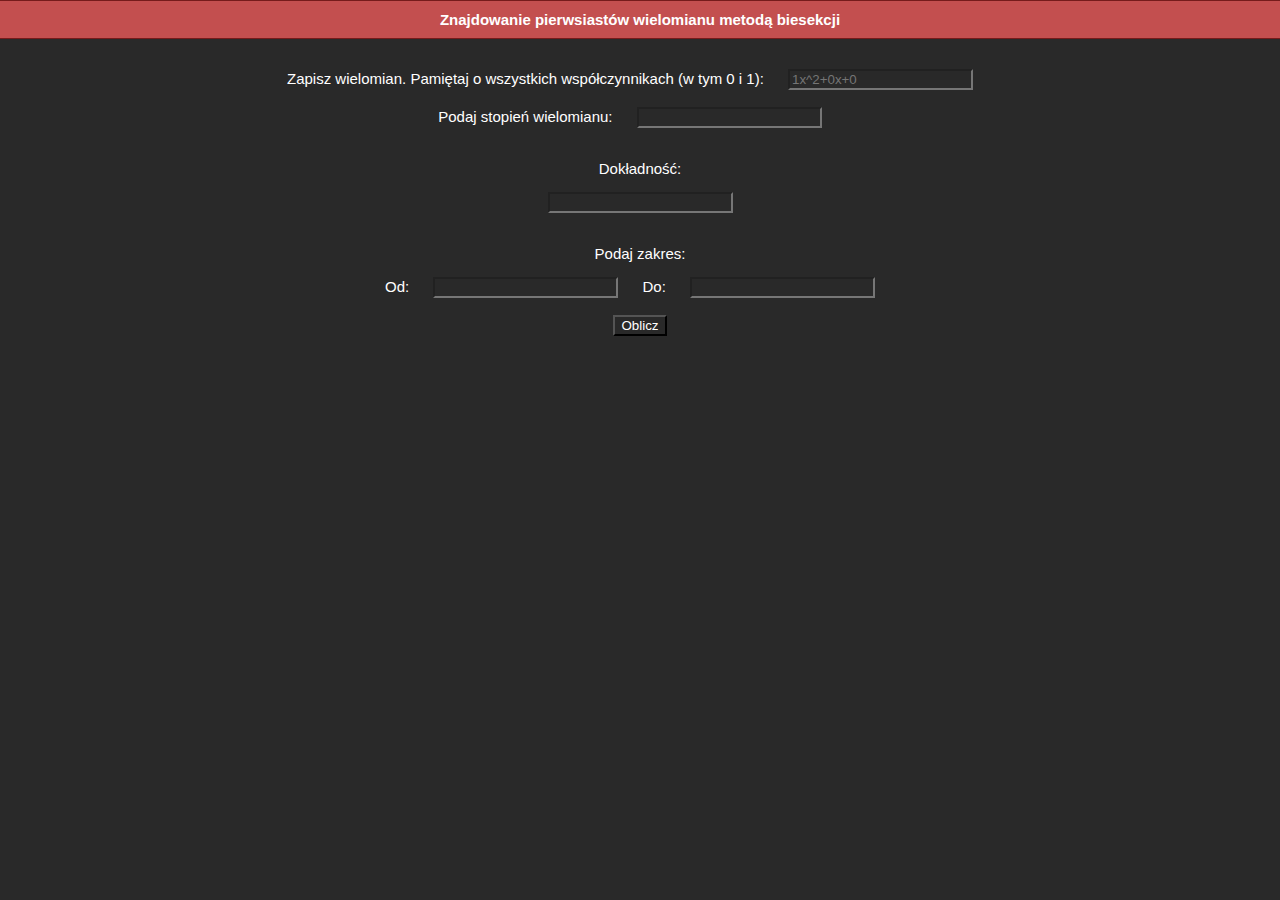
<file: index.html>
<!DOCTYPE html>
<html lang="pl">
<head>
    <meta charset="UTF-8">
    <title>Metoda bisekcji</title>
    <link rel="stylesheet" href="style.css">
    <script src="script.js"></script>
</head>
<body>
<nav>
    Znajdowanie pierwsiastów wielomianu metodą biesekcji
</nav>
<div id="container">
    <label>
        Zapisz wielomian. Pamiętaj o wszystkich współczynnikach (w tym 0 i 1):
        <input type="text" id="value" placeholder="1x^2+0x+0">
    </label> <br><br>
    <label>
        Podaj stopień wielomianu:
        <input type="number" id = "stopien">
    </label> <br><br>
    <label>
        <p>Dokładność:</p>
        <input type="number" id="st">
    </label><br><br>
    <p>Podaj zakres:</p>
    <label>
        Od:
        <input type="number" id="z">
    </label>
    <label>
        Do:
        <input type="number" id="do">
    </label><br><br>
    <input type="button" onclick="result()" value="Oblicz">
    <div id="result"></div>
</div>
</body>
</html>
</file>
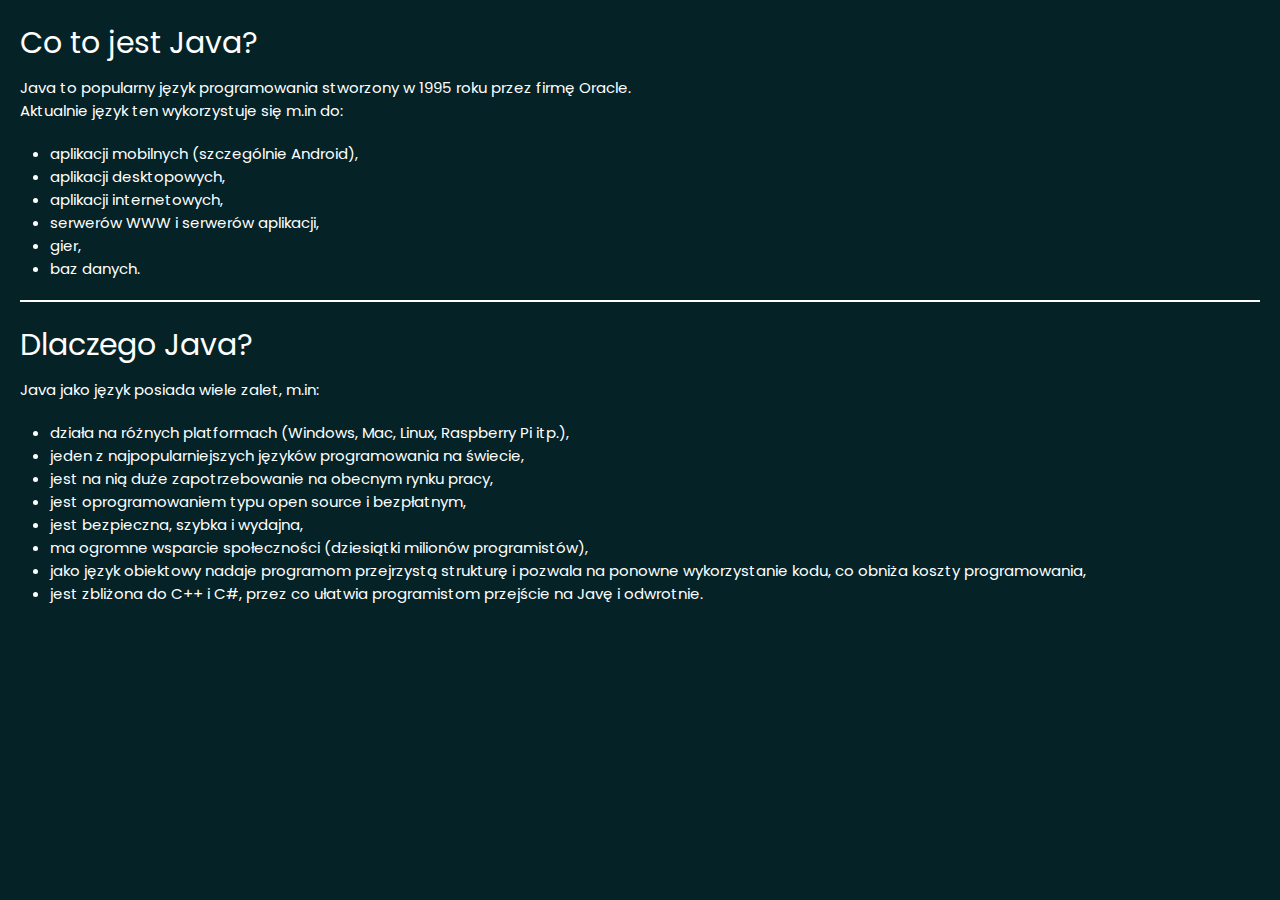
<file: pages/1.html>
<!DOCTYPE html>
<html lang="pl">
<head>
    <meta charset="UTF-8">
    <title>Wstęp</title>
    <link rel="stylesheet" href="../styles/page-style.css"/>
    <link rel="stylesheet" href="../styles/snippet.css"/>
    <script src="../scripts/snippet.js"></script>
</head>
<body>
<h1>Co to jest Java?</h1>
<p>
    Java to popularny język programowania stworzony w 1995 roku przez firmę Oracle.<br>
    Aktualnie język ten wykorzystuje się m.in do:
</p>
<ul>
    <li>aplikacji mobilnych (szczególnie Android),</li>
    <li>aplikacji desktopowych,</li>
    <li>aplikacji internetowych,</li>
    <li>serwerów WWW i serwerów aplikacji,</li>
    <li>gier,</li>
    <li>baz danych.</li>
</ul>
<hr>
<h1>Dlaczego Java?</h1>
<p>Java jako język posiada wiele zalet, m.in:</p>
<ul>
    <li>działa na różnych platformach (Windows, Mac, Linux, Raspberry Pi itp.),</li>
    <li>jeden z najpopularniejszych języków programowania na świecie,</li>
    <li>jest na nią duże zapotrzebowanie na obecnym rynku pracy,</li>
    <li>jest oprogramowaniem typu open source i bezpłatnym,</li>
    <li>jest bezpieczna, szybka i wydajna,</li>
    <li>ma ogromne wsparcie społeczności (dziesiątki milionów programistów),</li>
    <li>jako język obiektowy nadaje programom przejrzystą strukturę i pozwala na ponowne wykorzystanie kodu, co obniża
        koszty programowania,
    </li>
    <li>jest zbliżona do C++ i C#, przez co ułatwia programistom przejście na Javę i odwrotnie.</li>
</ul>
</body>
</html>
</file>
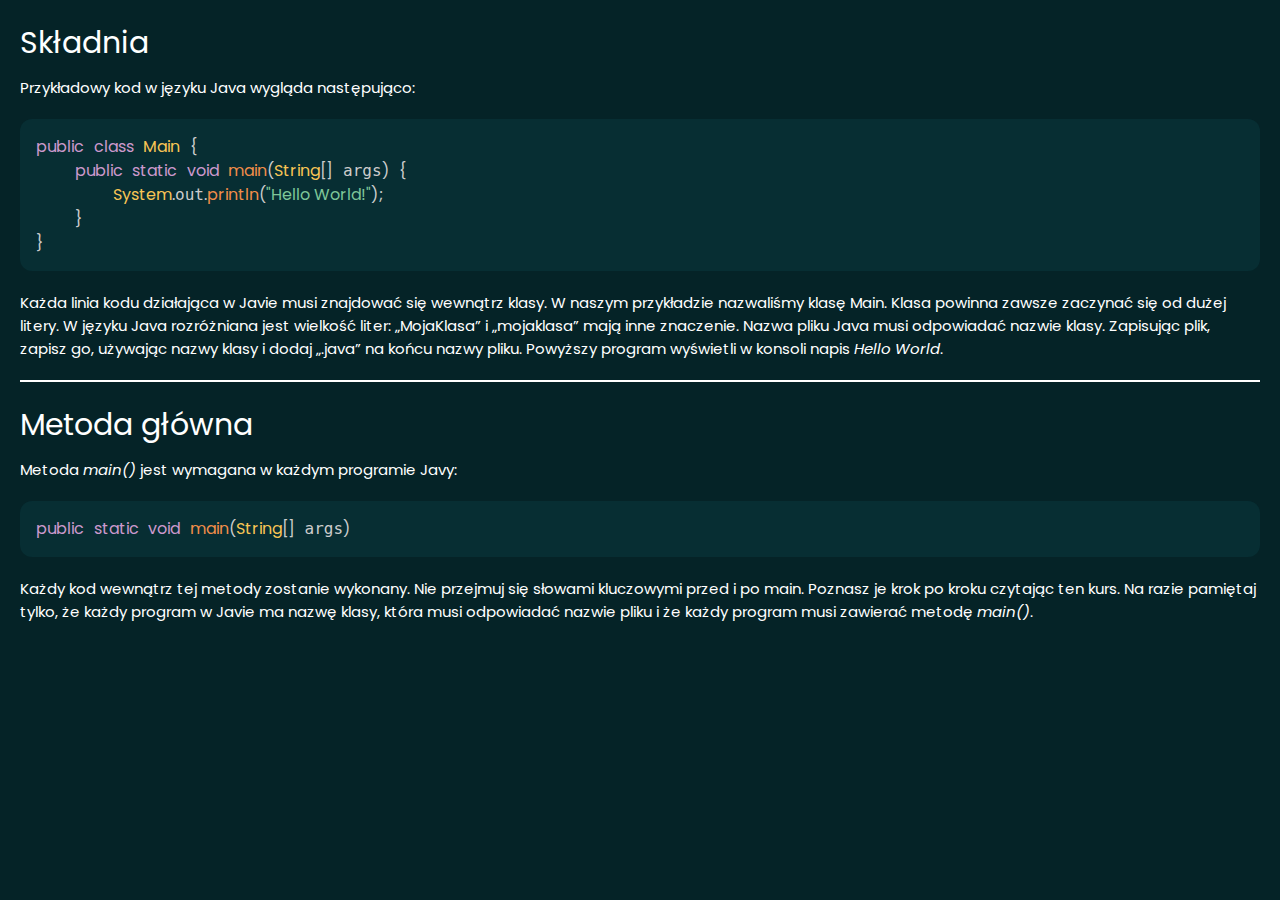
<file: pages/2.html>
<!DOCTYPE html>
<html lang="pl">
<head>
    <meta charset="UTF-8">
    <title>Składnia</title>
    <link rel="stylesheet" href="../styles/page-style.css"/>
    <link rel="stylesheet" href="../styles/snippet.css"/>
    <script src="../scripts/snippet.js"></script>
</head>
<body>
<h1>Składnia</h1>
<p>Przykładowy kod w języku Java wygląda następująco:</p>
<pre><code class="language-java">public class Main {
    public static void main(String[] args) {
        System.out.println("Hello World!");
    }
}</code></pre>
<p>
    Każda linia kodu działająca w Javie musi znajdować się wewnątrz klasy. W naszym przykładzie nazwaliśmy klasę Main.
    Klasa powinna zawsze zaczynać się od dużej litery. W języku Java rozróżniana jest wielkość liter: „MojaKlasa” i
    „mojaklasa” mają inne znaczenie. Nazwa pliku Java musi odpowiadać nazwie klasy. Zapisując plik, zapisz go, używając
    nazwy klasy i dodaj „.java” na końcu nazwy pliku. Powyższy program wyświetli w konsoli napis <i>Hello World</i>.
</p>
<hr>
<h1>Metoda główna</h1>
<p>Metoda <i>main()</i> jest wymagana w każdym programie Javy:</p>
<pre><code class="language-java">public static void main(String[] args)</code></pre>
<p>
    Każdy kod wewnątrz tej metody zostanie wykonany. Nie przejmuj się słowami kluczowymi przed i po main. Poznasz je
    krok po kroku czytając ten kurs. Na razie pamiętaj tylko, że każdy program w Javie ma nazwę klasy, która musi
    odpowiadać nazwie pliku i że każdy program musi zawierać metodę <i>main()</i>.
</p>
</body>
</html>
</file>
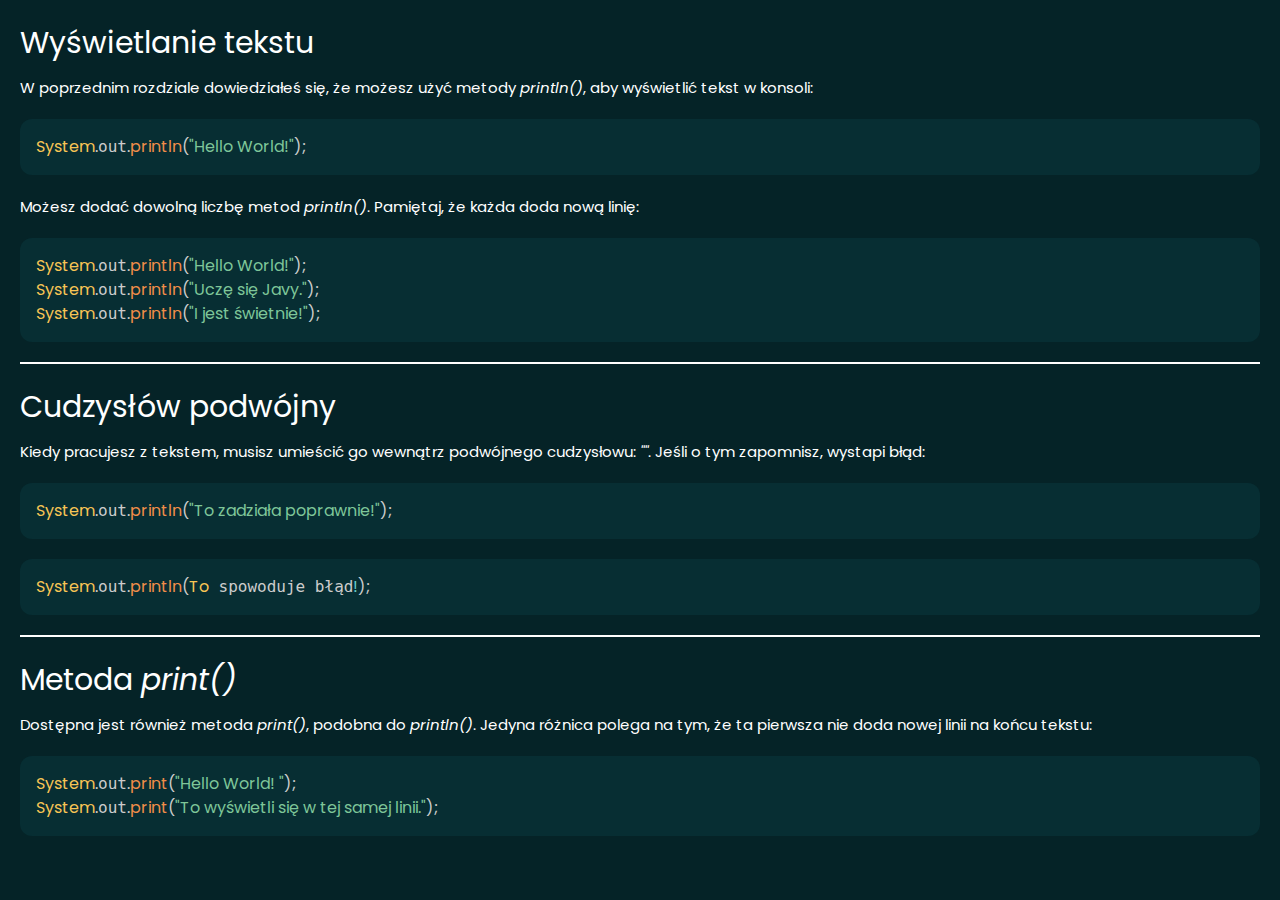
<file: pages/3.html>
<!DOCTYPE html>
<html lang="pl">
<head>
    <meta charset="UTF-8">
    <title>Wyświetlanie tekstu</title>
    <link rel="stylesheet" href="../styles/page-style.css"/>
    <link rel="stylesheet" href="../styles/snippet.css"/>
    <script src="../scripts/snippet.js"></script>
</head>
<body>
<h1>Wyświetlanie tekstu</h1>
<p>W poprzednim rozdziale dowiedziałeś się, że możesz użyć metody <i>println()</i>, aby wyświetlić tekst w konsoli:</p>
<pre><code class="language-java">System.out.println("Hello World!");</code></pre>
<p>Możesz dodać dowolną liczbę metod <i>println()</i>. Pamiętaj, że każda doda nową linię:</p>
<pre><code class="language-java">System.out.println("Hello World!");
System.out.println("Uczę się Javy.");
System.out.println("I jest świetnie!");</code></pre>
<hr>
<h1>Cudzysłów podwójny</h1>
<p>
    Kiedy pracujesz z tekstem, musisz umieścić go wewnątrz podwójnego cudzysłowu: <i>""</i>. Jeśli o tym zapomnisz,
    wystapi błąd:
</p>
<pre><code class="language-java">System.out.println("To zadziała poprawnie!");</code></pre>
<pre><code class="language-java">System.out.println(To spowoduje błąd!);</code></pre>
<hr>
<h1>Metoda <i>print()</i></h1>
<p>
    Dostępna jest również metoda <i>print()</i>, podobna do <i>println()</i>. Jedyna różnica polega na tym, że ta
    pierwsza nie doda nowej linii na końcu tekstu:
</p>
<pre><code class="language-java">System.out.print("Hello World! ");
System.out.print("To wyświetli się w tej samej linii.");
</code></pre>
</body>
</html>
</file>
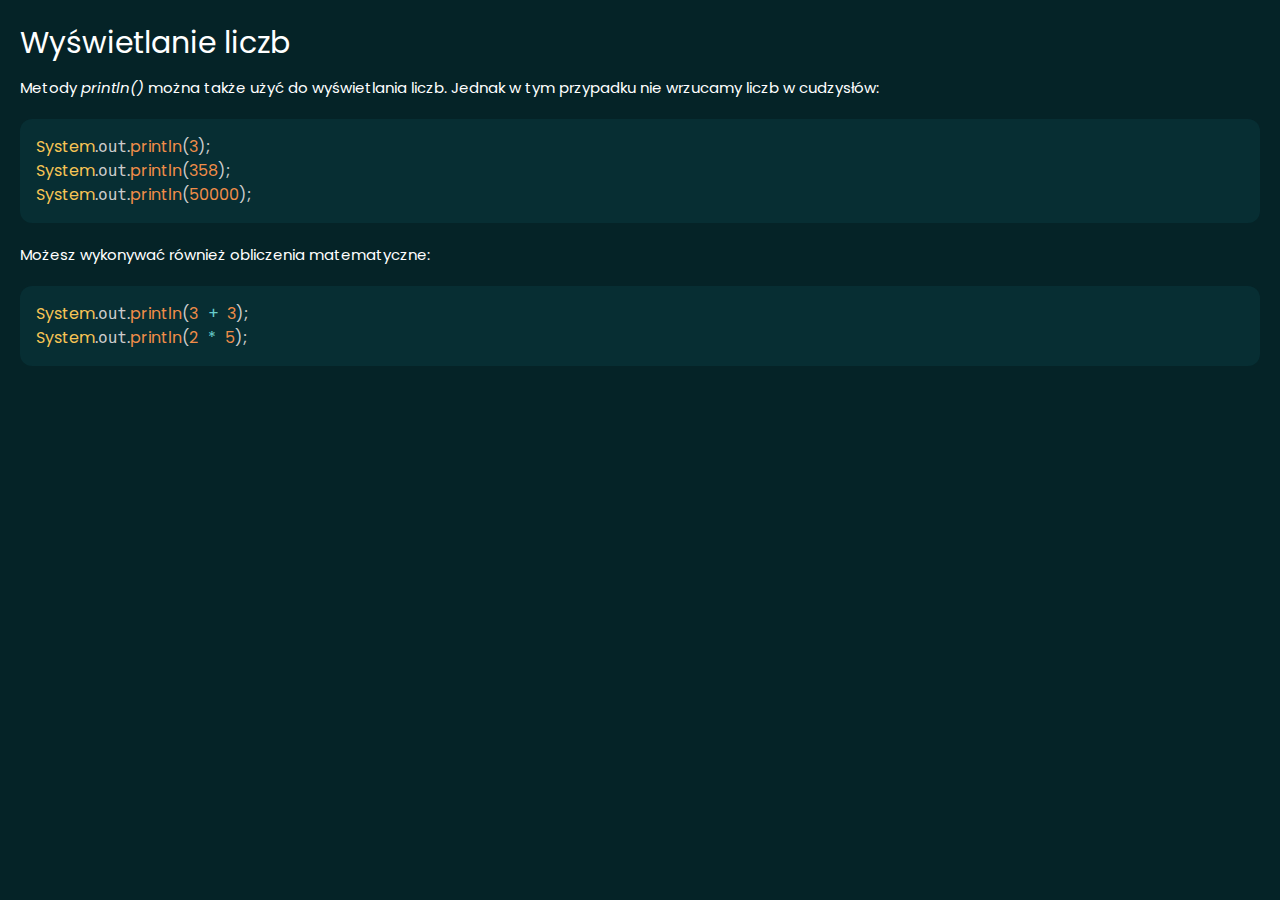
<file: pages/4.html>
<!DOCTYPE html>
<html lang="pl">
<head>
    <meta charset="UTF-8">
    <title>Wyświetlanie liczb</title>
    <link rel="stylesheet" href="../styles/page-style.css"/>
    <link rel="stylesheet" href="../styles/snippet.css"/>
    <script src="../scripts/snippet.js"></script>
</head>
<body>
<h1>Wyświetlanie liczb</h1>
<p>
    Metody <i>println()</i> można także użyć do wyświetlania liczb. Jednak w tym przypadku nie wrzucamy liczb w
    cudzysłów:
</p>
<pre><code class="language-java">System.out.println(3);
System.out.println(358);
System.out.println(50000);</code></pre>
<p>Możesz wykonywać również obliczenia matematyczne:</p>
<pre><code class="language-java">System.out.println(3 + 3);
System.out.println(2 * 5);</code></pre>
</body>
</html>
</file>
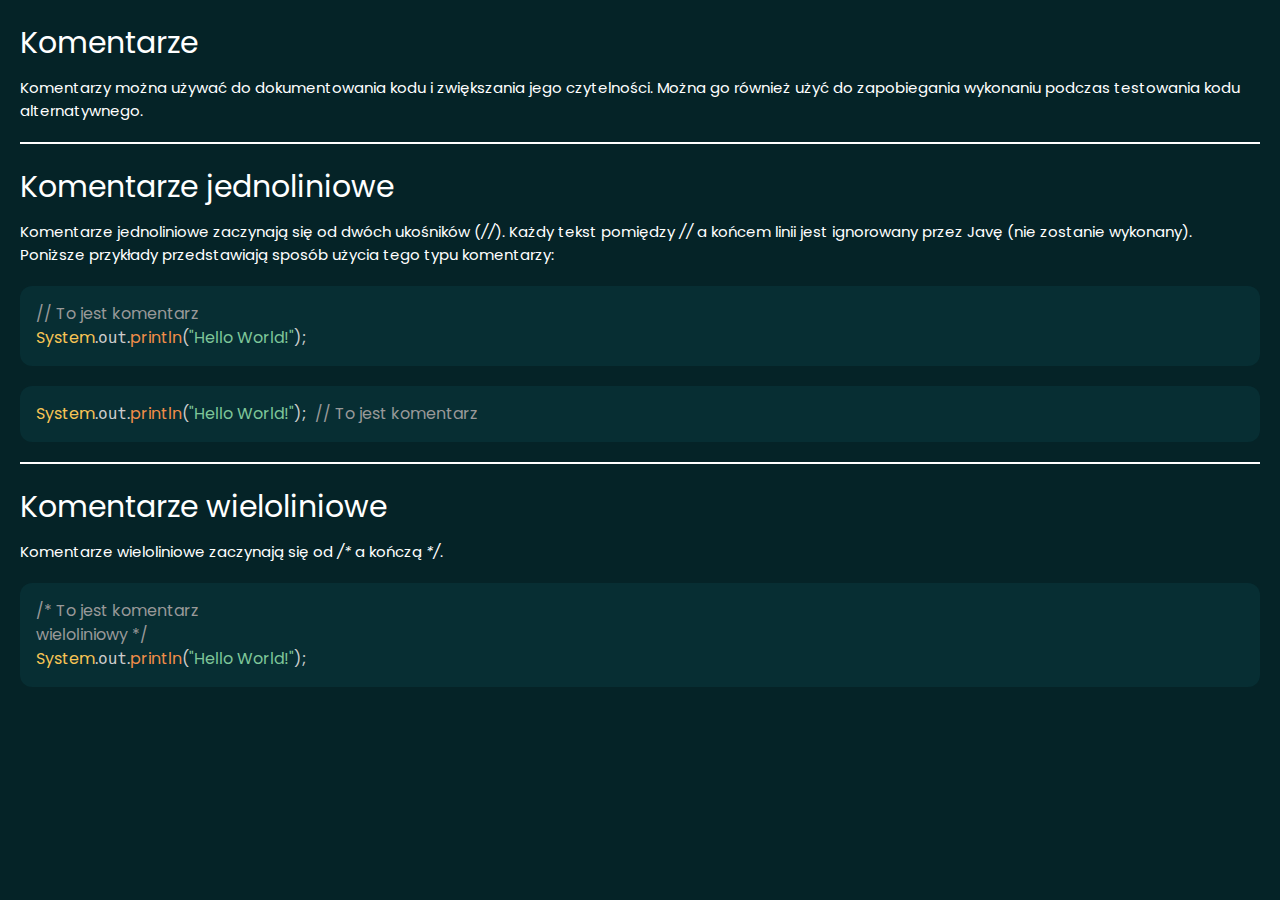
<file: pages/5.html>
<!DOCTYPE html>
<html lang="pl">
<head>
    <meta charset="UTF-8">
    <title>Komentarze</title>
    <link rel="stylesheet" href="../styles/page-style.css"/>
    <link rel="stylesheet" href="../styles/snippet.css"/>
    <script src="../scripts/snippet.js"></script>
</head>
<body>
<h1>Komentarze</h1>
<p>
    Komentarzy można używać do dokumentowania kodu i zwiększania jego czytelności. Można go również użyć do zapobiegania
    wykonaniu podczas testowania kodu alternatywnego.
</p>
<hr>
<h1>Komentarze jednoliniowe</h1>
<p>
    Komentarze jednoliniowe zaczynają się od dwóch ukośników (<i>//</i>). Każdy tekst pomiędzy <i>//</i> a końcem
    linii jest ignorowany przez Javę (nie zostanie wykonany). Poniższe przykłady przedstawiają sposób użycia tego typu
    komentarzy:
</p>
<pre><code class="language-java">// To jest komentarz
System.out.println("Hello World!");</code></pre>
<pre><code class="language-java">System.out.println("Hello World!"); // To jest komentarz</code></pre>
<hr>
<h1>Komentarze wieloliniowe</h1>
<p>Komentarze wieloliniowe zaczynają się od <i>/*</i> a kończą <i>*/</i>.</p>
<pre><code class="language-java">/* To jest komentarz
wieloliniowy */
System.out.println("Hello World!");</code></pre>
</body>
</html>
</file>
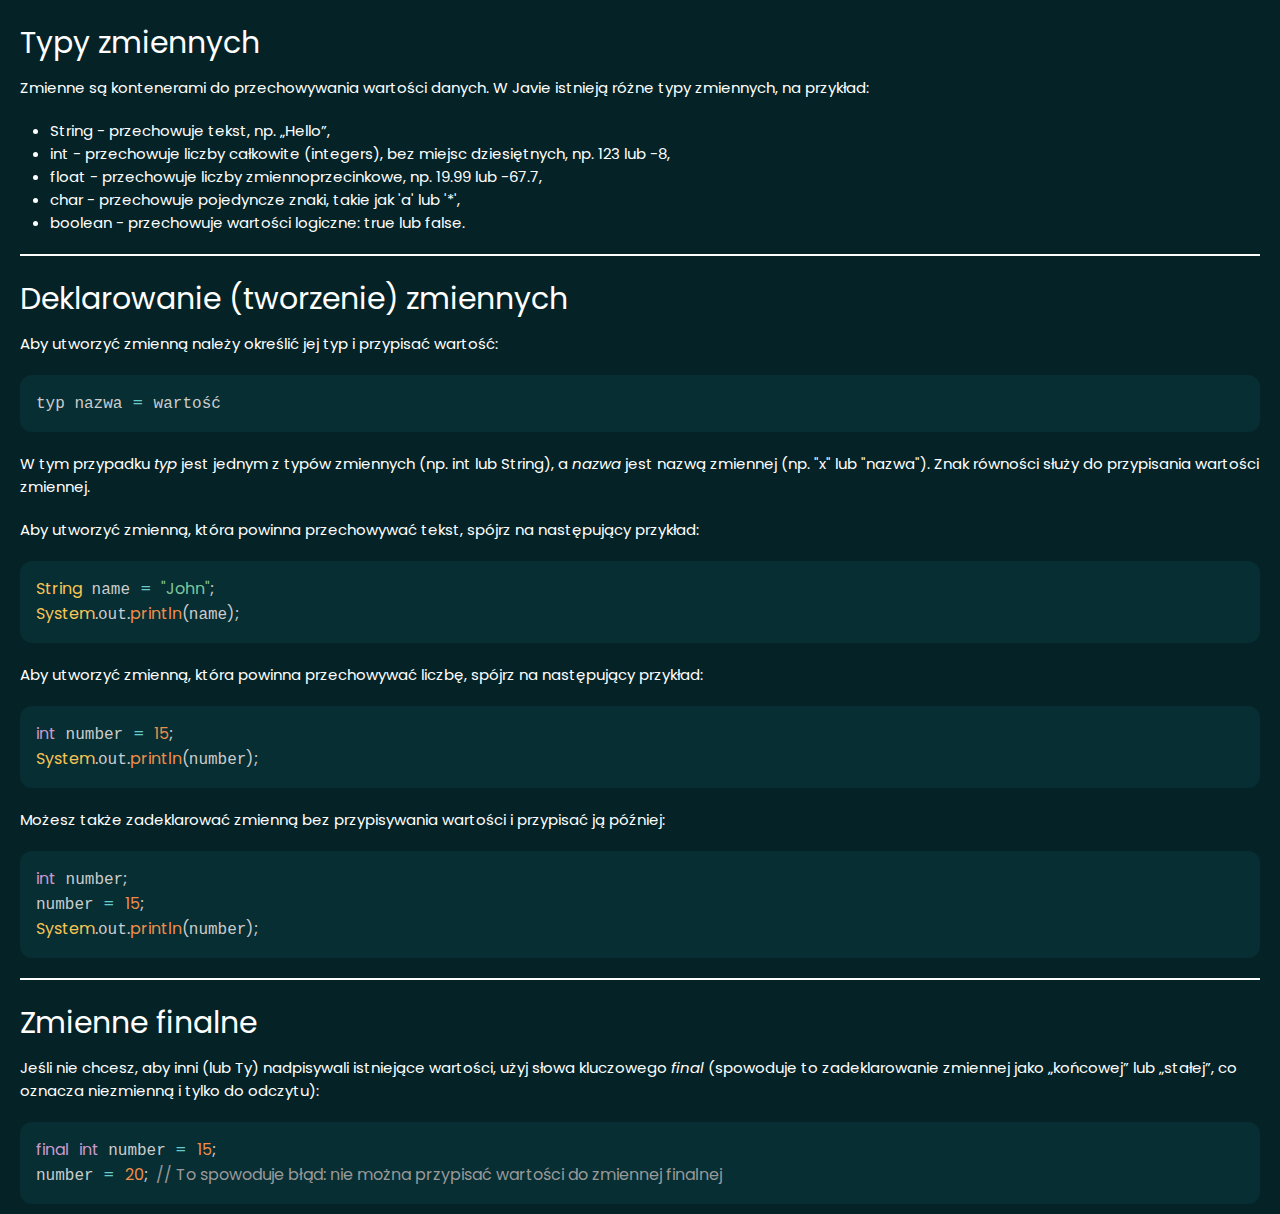
<file: pages/6.html>
<!DOCTYPE html>
<html lang="pl">
<head>
    <meta charset="UTF-8">
    <title>Deklarowanie zmiennych</title>
    <link rel="stylesheet" href="../styles/page-style.css"/>
    <link rel="stylesheet" href="../styles/snippet.css"/>
    <script src="../scripts/snippet.js"></script>
</head>
<body>
<h1>Typy zmiennych</h1>
<p>Zmienne są kontenerami do przechowywania wartości danych. W Javie istnieją różne typy zmiennych, na przykład:</p>
<ul>
    <li>String - przechowuje tekst, np. „Hello”,</li>
    <li>int - przechowuje liczby całkowite (integers), bez miejsc dziesiętnych, np. 123 lub -8,</li>
    <li>float - przechowuje liczby zmiennoprzecinkowe, np. 19.99 lub -67.7,</li>
    <li>char - przechowuje pojedyncze znaki, takie jak 'a' lub '*',</li>
    <li>boolean - przechowuje wartości logiczne: true lub false.</li>
</ul>
<hr>
<h1>Deklarowanie (tworzenie) zmiennych</h1>
<p>Aby utworzyć zmienną należy określić jej typ i przypisać wartość:</p>
<pre><code class="language-java">typ nazwa = wartość</code></pre>
<p>
    W tym przypadku <i>typ</i> jest jednym z typów zmiennych (np. int lub String), a <i>nazwa</i> jest nazwą zmiennej
    (np. "x" lub "nazwa"). Znak równości służy do przypisania wartości zmiennej.
</p>
<p>Aby utworzyć zmienną, która powinna przechowywać tekst, spójrz na następujący przykład:</p>
<pre><code class="language-java">String name = "John";
System.out.println(name);</code></pre>
<p>Aby utworzyć zmienną, która powinna przechowywać liczbę, spójrz na następujący przykład:</p>
<pre><code class="language-java">int number = 15;
System.out.println(number);</code></pre>
<p>Możesz także zadeklarować zmienną bez przypisywania wartości i przypisać ją później:</p>
<pre><code class="language-java">int number;
number = 15;
System.out.println(number);</code></pre>
<hr>
<h1>Zmienne finalne</h1>
<p>
    Jeśli nie chcesz, aby inni (lub Ty) nadpisywali istniejące wartości, użyj słowa kluczowego <i>final</i> (spowoduje
    to zadeklarowanie zmiennej jako „końcowej” lub „stałej”, co oznacza niezmienną i tylko do odczytu):
</p>
<pre><code class="language-java">final int number = 15;
number = 20; // To spowoduje błąd: nie można przypisać wartości do zmiennej finalnej</code></pre>
</body>
</html>
</file>
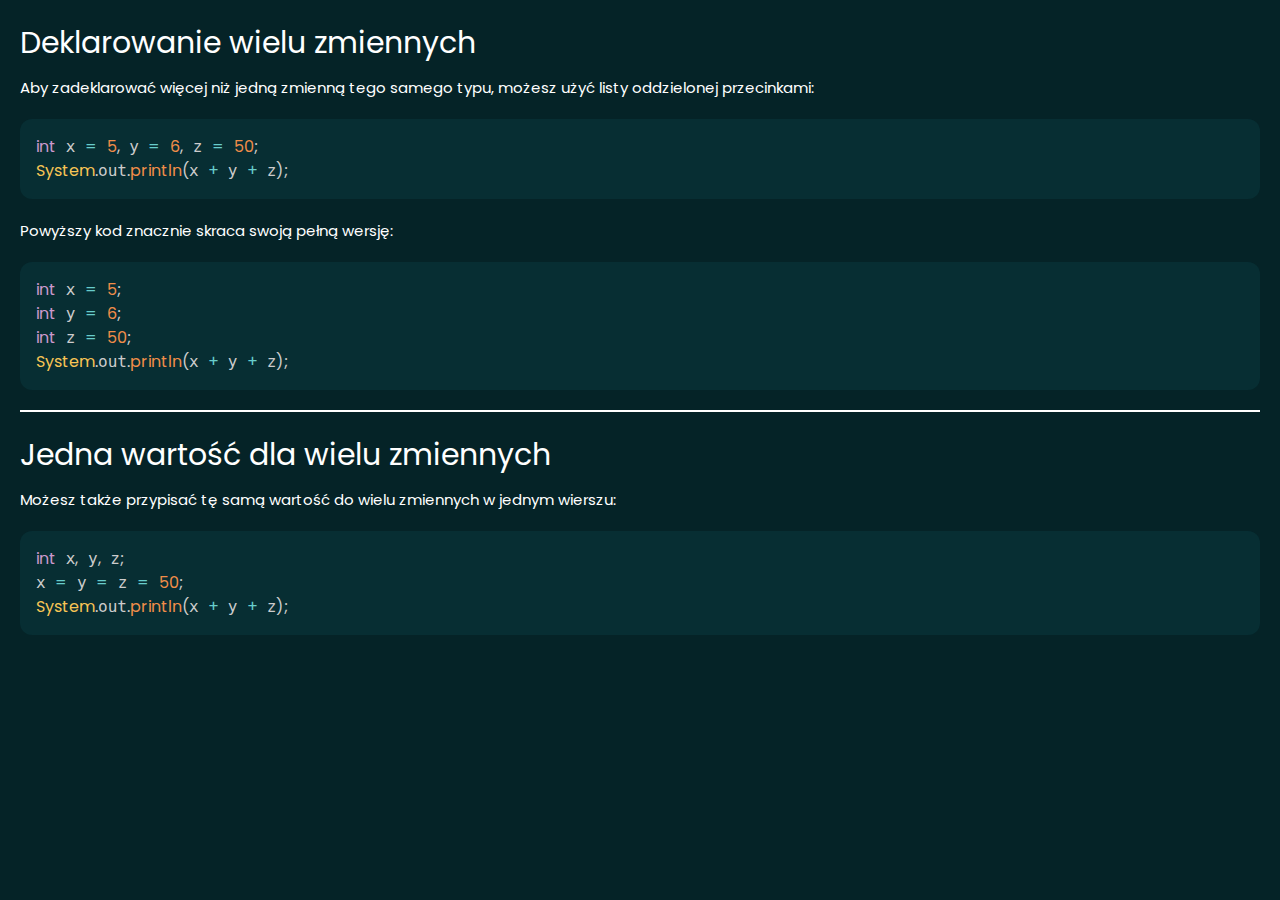
<file: pages/7.html>
<!DOCTYPE html>
<html lang="pl">
<head>
    <meta charset="UTF-8">
    <title>Deklarowanie wielu zmiennych</title>
    <link rel="stylesheet" href="../styles/page-style.css"/>
    <link rel="stylesheet" href="../styles/snippet.css"/>
    <script src="../scripts/snippet.js"></script>
</head>
<body>
<h1>Deklarowanie wielu zmiennych</h1>
<p>Aby zadeklarować więcej niż jedną zmienną tego samego typu, możesz użyć listy oddzielonej przecinkami:</p>
<pre><code class="language-java">int x = 5, y = 6, z = 50;
System.out.println(x + y + z);</code></pre>
<p>Powyższy kod znacznie skraca swoją pełną wersję:</p>
<pre><code class="language-java">int x = 5;
int y = 6;
int z = 50;
System.out.println(x + y + z);</code></pre>
<hr>
<h1>Jedna wartość dla wielu zmiennych</h1>
<p>Możesz także przypisać tę samą wartość do wielu zmiennych w jednym wierszu:</p>
<pre><code class="language-java">int x, y, z;
x = y = z = 50;
System.out.println(x + y + z);</code></pre>
</body>
</html>
</file>
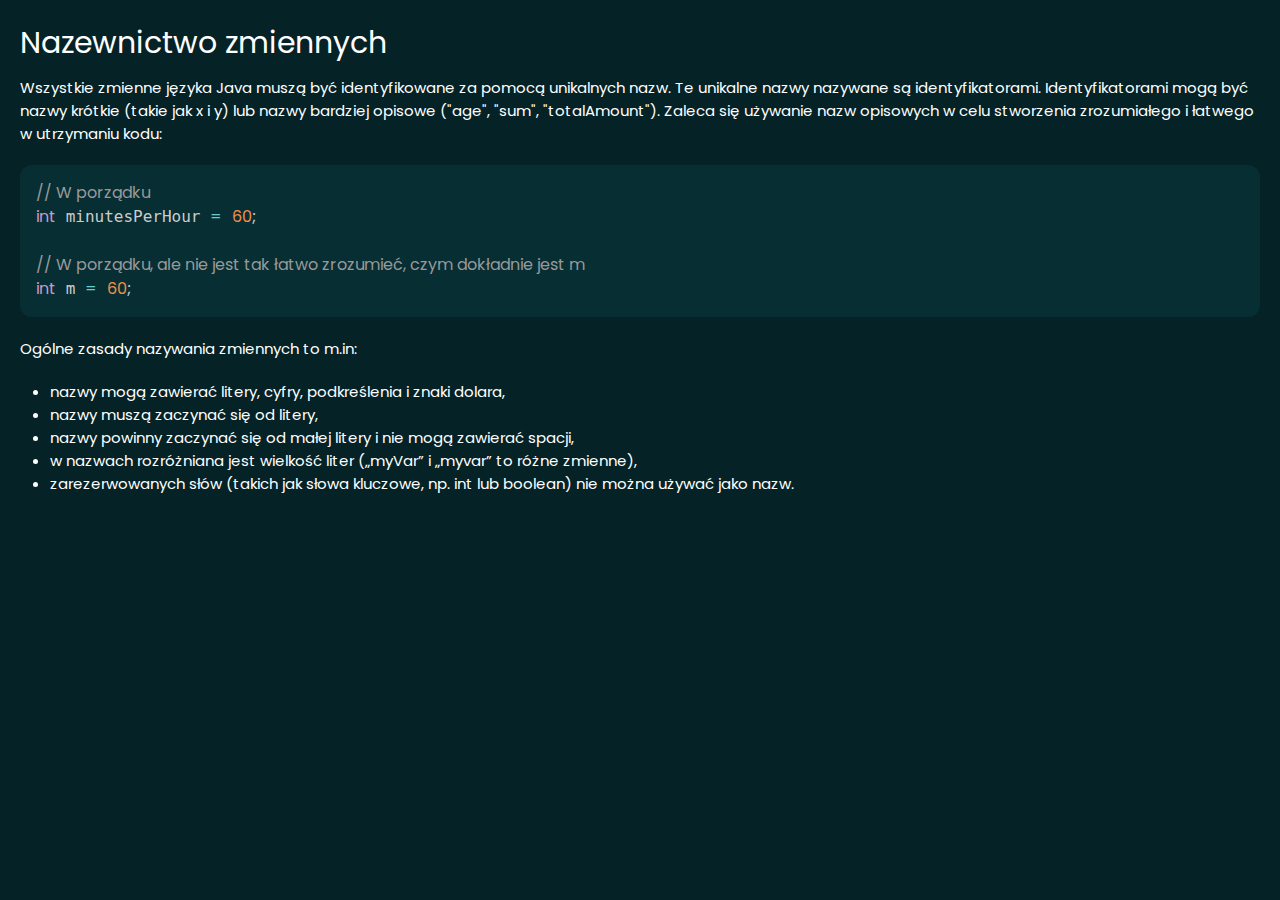
<file: pages/8.html>
<!DOCTYPE html>
<html lang="pl">
<head>
    <meta charset="UTF-8">
    <title>Nazewnictwo zmiennych</title>
    <link rel="stylesheet" href="../styles/page-style.css"/>
    <link rel="stylesheet" href="../styles/snippet.css"/>
    <script src="../scripts/snippet.js"></script>
</head>
<body>
<h1>Nazewnictwo zmiennych</h1>
<p>
    Wszystkie zmienne języka Java muszą być identyfikowane za pomocą unikalnych nazw. Te unikalne nazwy nazywane są
    identyfikatorami. Identyfikatorami mogą być nazwy krótkie (takie jak x i y) lub nazwy bardziej opisowe ("age", "sum",
    "totalAmount"). Zaleca się używanie nazw opisowych w celu stworzenia zrozumiałego i łatwego w utrzymaniu kodu:
</p>
<pre><code class="language-java">// W porządku
int minutesPerHour = 60;

// W porządku, ale nie jest tak łatwo zrozumieć, czym dokładnie jest m
int m = 60;</code></pre>
<p>Ogólne zasady nazywania zmiennych to m.in:</p>
<ul>
    <li>nazwy mogą zawierać litery, cyfry, podkreślenia i znaki dolara,</li>
    <li>nazwy muszą zaczynać się od litery,</li>
    <li>nazwy powinny zaczynać się od małej litery i nie mogą zawierać spacji,</li>
    <li>w nazwach rozróżniana jest wielkość liter („myVar” i „myvar” to różne zmienne),</li>
    <li>zarezerwowanych słów (takich jak słowa kluczowe, np. int lub boolean) nie można używać jako nazw.</li>
</ul>
</body>
</html>
</file>
<file: style.css>
body {
    background-color: #292929;
    color: white;
    font-family: Arial, serif;
    margin: 0;
    font-size: 15px;

}
input {
    background-color: #292929;
    color: white;
    margin: 0 20px;
}

#container {
    width: 1000px;
    margin-left: auto;
    margin-right: auto;
    text-align: center;
}

nav {
    font-weight: bold;
    width: 100%;
    padding: 10px 0;
    background-color: #c34f4f;
    text-align: center;
    border-top: 1px solid #751b1b;
    border-bottom: 1px solid #751b1b;
    margin-bottom: 30px;
}

.entry_input {
    width: 60px;
}

.entry_value {
    margin: 0 10px 0 5px;
    display: inline;
}

#content {
    margin: 10px 0 10px 0;
}
</file>
<file: styles/page-style.css>
@import url("https://fonts.googleapis.com/css2?family=Poppins:wght@200;300;400;500;600;700&display=swap");

* {
    margin: 0;
    padding: 0;
    font-family: "Poppins", sans-serif;
    color: #fff;
}

body {
    background-color: #052327;
    margin: 20px;
}

h1 {
    font-weight: normal;
    font-size: 30px;
    margin-bottom: 10px;
}

p,
ul {
    font-size: 15px;
    margin-bottom: 20px;
}

ul {
    padding-left: 30px;
}

hr {
    border: 1px solid white;
    margin-bottom: 20px;
}
</file>
<file: styles/snippet.css>
/* PrismJS 1.29.0
https://prismjs.com/download.html#themes=prism-tomorrow&languages=markup+css+clike+javascript+java */
/**
 * snippet.js tomorrow night eighties for JavaScript, CoffeeScript, CSS and HTML
 * Based on https://github.com/chriskempson/tomorrow-theme
 * @author Rose Pritchard
 */

code[class*="language-"],
pre[class*="language-"] {
	color: #ccc;
	background: none;
	font-family: Consolas, Monaco, 'Andale Mono', 'Ubuntu Mono', monospace;
	font-size: 1em;
	text-align: left;
	white-space: pre;
	word-spacing: normal;
	word-break: normal;
	word-wrap: normal;
	line-height: 1.5;

	-moz-tab-size: 4;
	-o-tab-size: 4;
	tab-size: 4;

	-webkit-hyphens: none;
	-moz-hyphens: none;
	-ms-hyphens: none;
	hyphens: none;

}

/* Code blocks */
pre[class*="language-"] {
	padding: 1em;
	margin: .5em 0;
	overflow: auto;
}

:not(pre) > code[class*="language-"],
pre[class*="language-"] {
	margin-top: 20px;
	background: #072e33;
	border-radius: 12px;
	margin-bottom: 20px;
}

/* Inline code */
:not(pre) > code[class*="language-"] {
	padding: .1em;
	border-radius: .3em;
	white-space: normal;
}

.token.comment,
.token.block-comment,
.token.prolog,
.token.doctype,
.token.cdata {
	color: #999;
}

.token.punctuation {
	color: #ccc;
}

.token.tag,
.token.attr-name,
.token.namespace,
.token.deleted {
	color: #e2777a;
}

.token.function-name {
	color: #6196cc;
}

.token.boolean,
.token.number,
.token.function {
	color: #f08d49;
}

.token.property,
.token.class-name,
.token.constant,
.token.symbol {
	color: #f8c555;
}

.token.selector,
.token.important,
.token.atrule,
.token.keyword,
.token.builtin {
	color: #cc99cd;
}

.token.string,
.token.char,
.token.attr-value,
.token.regex,
.token.variable {
	color: #7ec699;
}

.token.operator,
.token.entity,
.token.url {
	color: #67cdcc;
}

.token.important,
.token.bold {
	font-weight: bold;
}
.token.italic {
	font-style: italic;
}

.token.entity {
	cursor: help;
}

.token.inserted {
	color: green;
}
</file>
